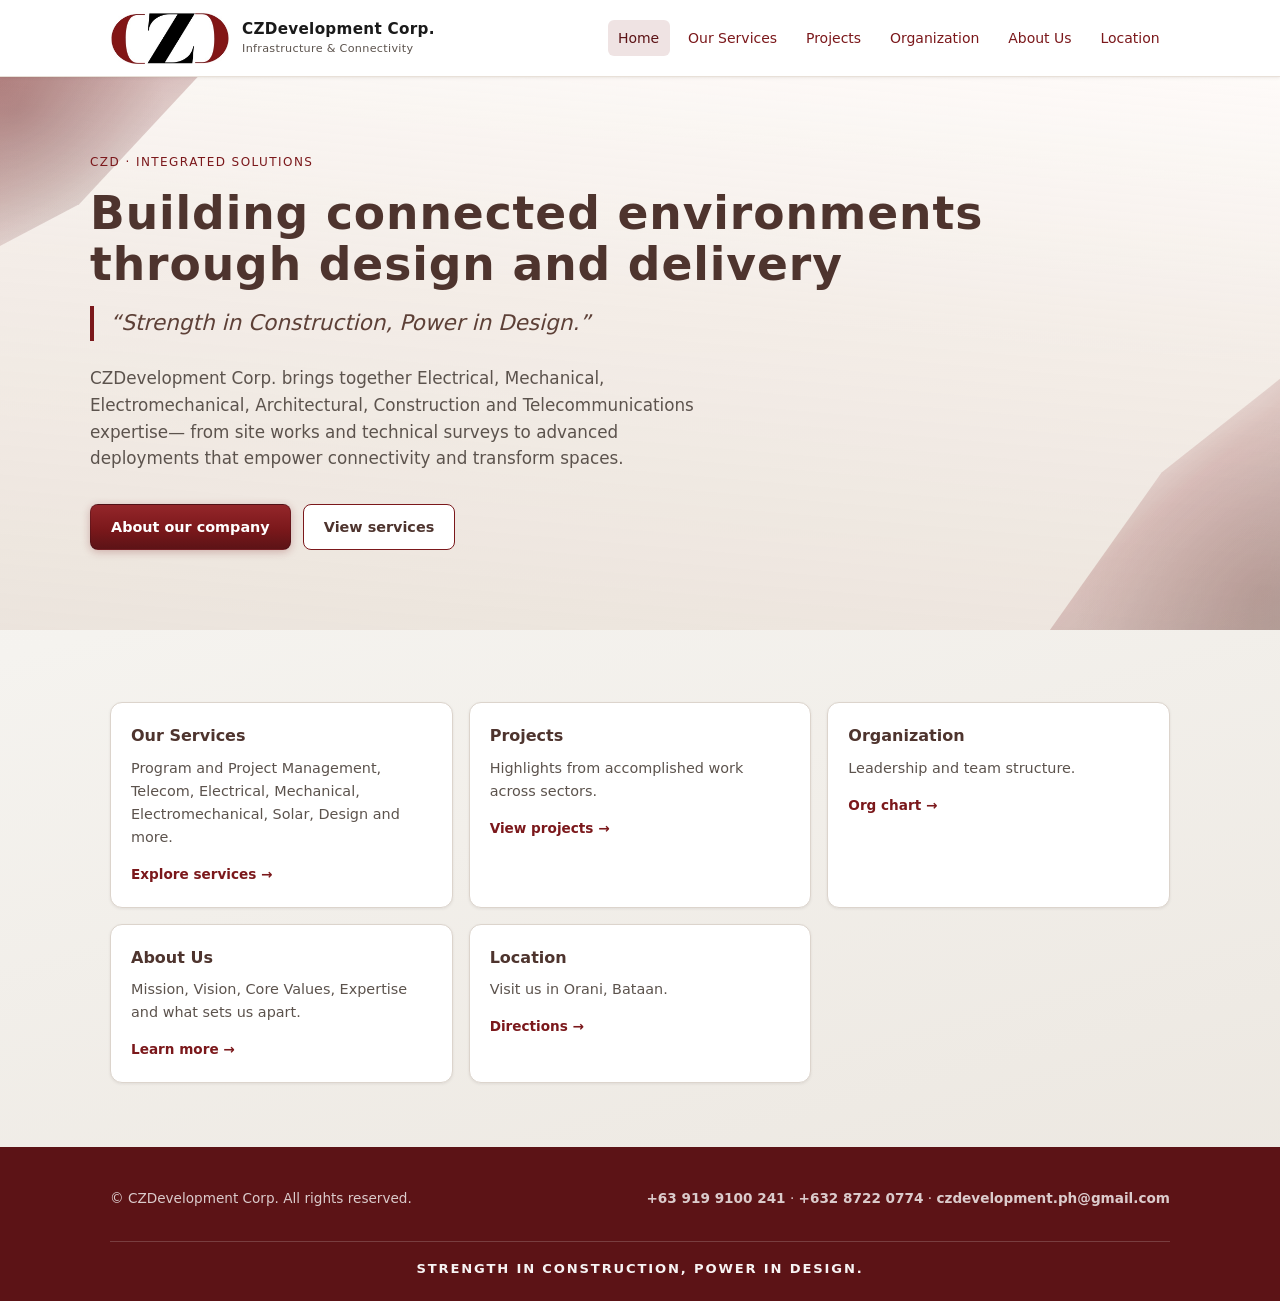
<file: index.html>
<!DOCTYPE html>
<html lang="en">
<head>
  <meta charset="UTF-8" />
  <title>CZDevelopment Corp.</title>
  <meta name="viewport" content="width=device-width, initial-scale=1" />
  <meta name="description" content="CZDevelopment Corp. — Strength in Construction, Power in Design. Electrical, Mechanical, Electromechanical, Architectural, Construction and Telecommunications." />
  <meta name="theme-color" content="#5c1316" />
  <meta name="application-name" content="CZDevelopment Corp." />
  <meta property="og:title" content="CZDevelopment Corp." />
  <meta name="twitter:title" content="CZDevelopment Corp." />
  <script>
    document.title = "CZDevelopment Corp.";
  </script>
  <link rel="stylesheet" href="css/styles.css?v=tab-title-2026" />
</head>
<body>
  <header class="site-header">
    <div class="header-inner">
      <a href="index.html" class="logo-link" aria-label="CZDevelopment Corp. home">
        <img class="logo-img" src="assets/czd-logo.png" width="200" height="60" alt="CZD" decoding="async" />
        <div class="site-title">CZDevelopment Corp.<span>Infrastructure &amp; Connectivity</span></div>
      </a>
      <button type="button" class="nav-toggle" aria-expanded="false" aria-controls="primary-nav" aria-label="Open menu">Menu</button>
      <nav class="main-nav" id="primary-nav" aria-label="Primary">
        <ul>
          <li><a href="index.html" class="active">Home</a></li>
          <li><a href="services.html">Our Services</a></li>
          <li><a href="projects.html">Projects</a></li>
          <li><a href="organization.html">Organization</a></li>
          <li><a href="about.html">About Us</a></li>
          <li><a href="location.html">Location</a></li>
        </ul>
      </nav>
    </div>
  </header>

  <main>
    <section class="hero">
      <div class="hero-geo hero-geo--tl" aria-hidden="true"></div>
      <div class="hero-geo hero-geo--br" aria-hidden="true"></div>
      <div class="hero-inner">
        <p class="hero-badge">CZD · Integrated solutions</p>
        <h1>Building connected environments through design and delivery</h1>
        <p class="hero-motto">“Strength in Construction, Power in Design.”</p>
        <p class="hero-lead">
          CZDevelopment Corp. brings together Electrical, Mechanical, Electromechanical, Architectural, Construction and Telecommunications expertise—
          from site works and technical surveys to advanced deployments that empower connectivity and transform spaces.
        </p>
        <div class="hero-actions">
          <a class="btn btn-primary" href="about.html">About our company</a>
          <a class="btn btn-ghost" href="services.html">View services</a>
        </div>
      </div>
    </section>

    <div class="page-wrap">
      <div class="home-cards">
        <article class="home-card">
          <h2>Our Services</h2>
          <p>Program and Project Management, Telecom, Electrical, Mechanical, Electromechanical, Solar, Design and more.</p>
          <a class="more" href="services.html">Explore services →</a>
        </article>
        <article class="home-card">
          <h2>Projects</h2>
          <p>Highlights from accomplished work across sectors.</p>
          <a class="more" href="projects.html">View projects →</a>
        </article>
        <article class="home-card">
          <h2>Organization</h2>
          <p>Leadership and team structure.</p>
          <a class="more" href="organization.html">Org chart →</a>
        </article>
        <article class="home-card">
          <h2>About Us</h2>
          <p>Mission, Vision, Core Values, Expertise and what sets us apart.</p>
          <a class="more" href="about.html">Learn more →</a>
        </article>
        <article class="home-card">
          <h2>Location</h2>
          <p>Visit us in Orani, Bataan.</p>
          <a class="more" href="location.html">Directions →</a>
        </article>
      </div>
    </div>
  </main>

  <footer class="site-footer">
    <div class="footer-inner">
      <p>© CZDevelopment Corp. All rights reserved.</p>
      <p class="footer-contact">
        <strong>+63 919 9100 241</strong>
        ·
        <strong>+632 8722 0774</strong>
        ·
        <strong>czdevelopment.ph@gmail.com</strong>
      </p>
      <p class="footer-motto">Strength in Construction, Power in Design.</p>
    </div>
  </footer>
  <script src="js/main.js?v=tab-title-lock-2026"></script>
</body>
</html>
</file>
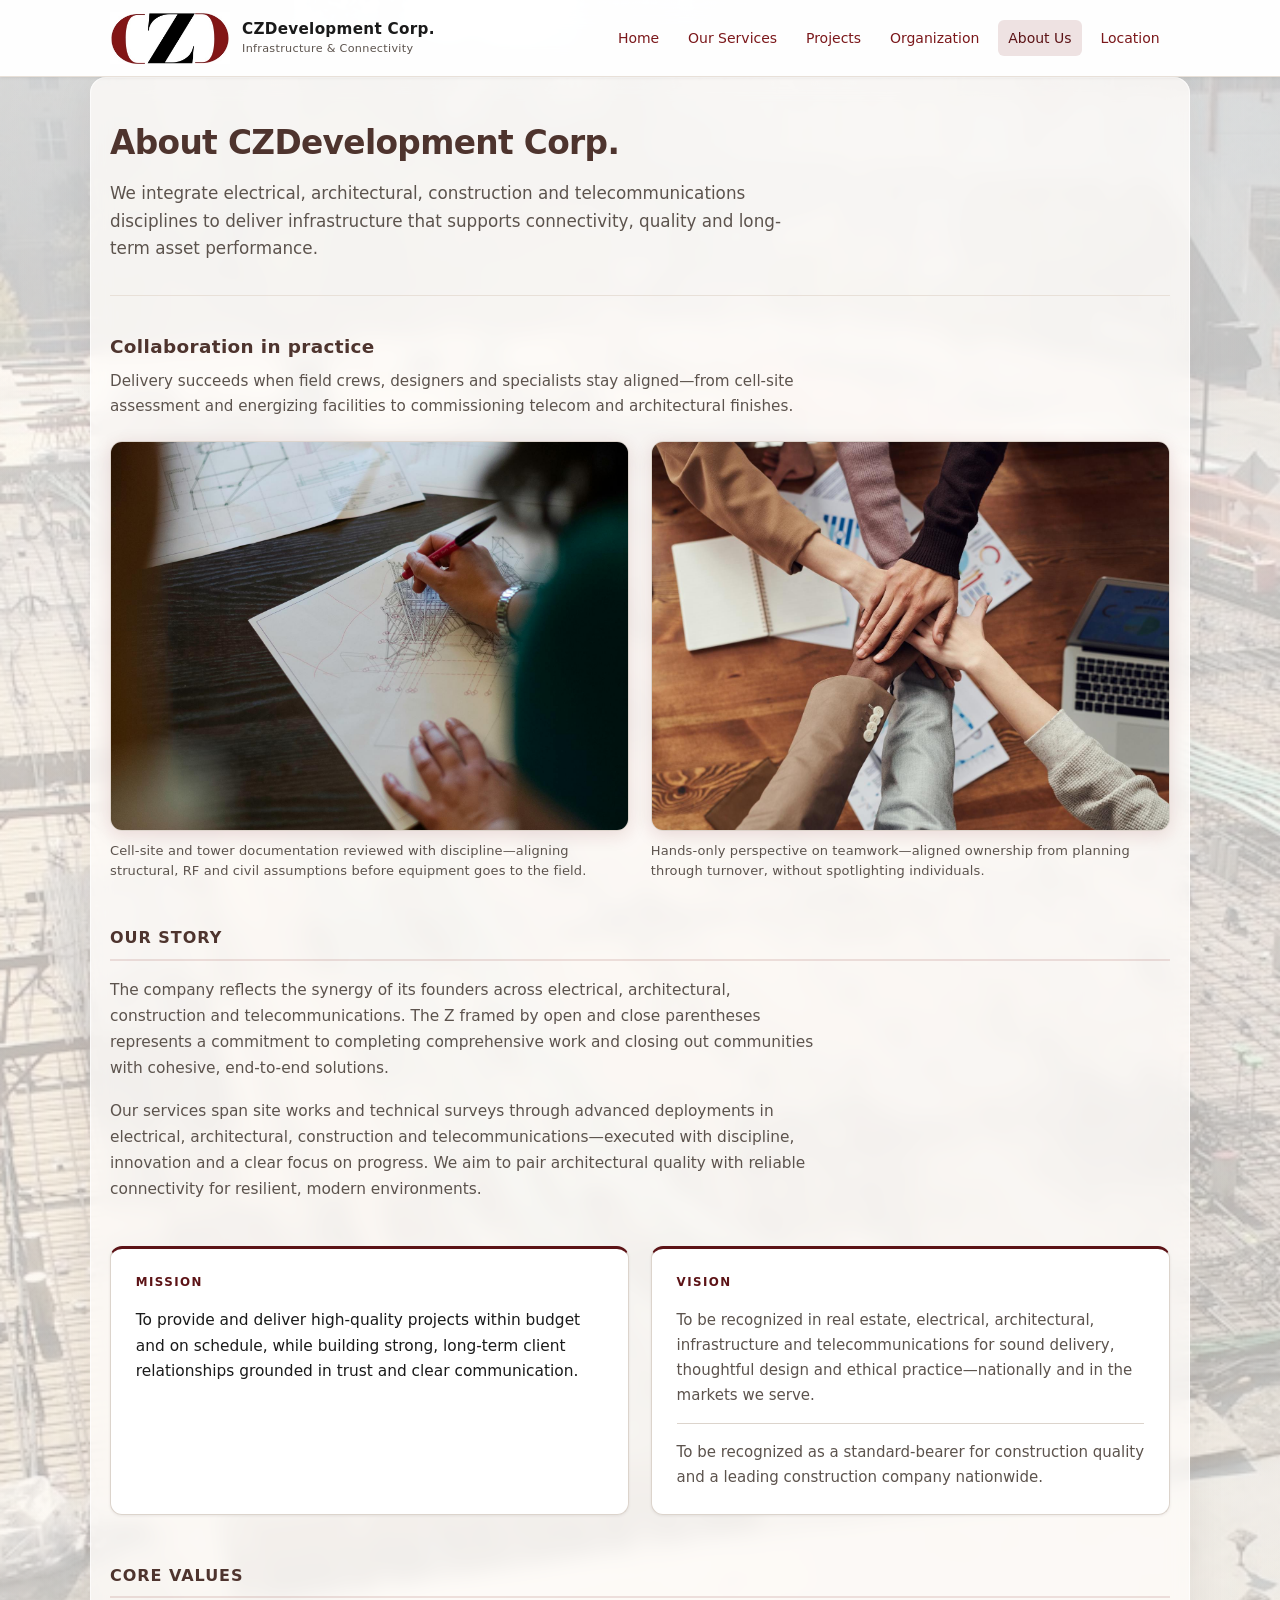
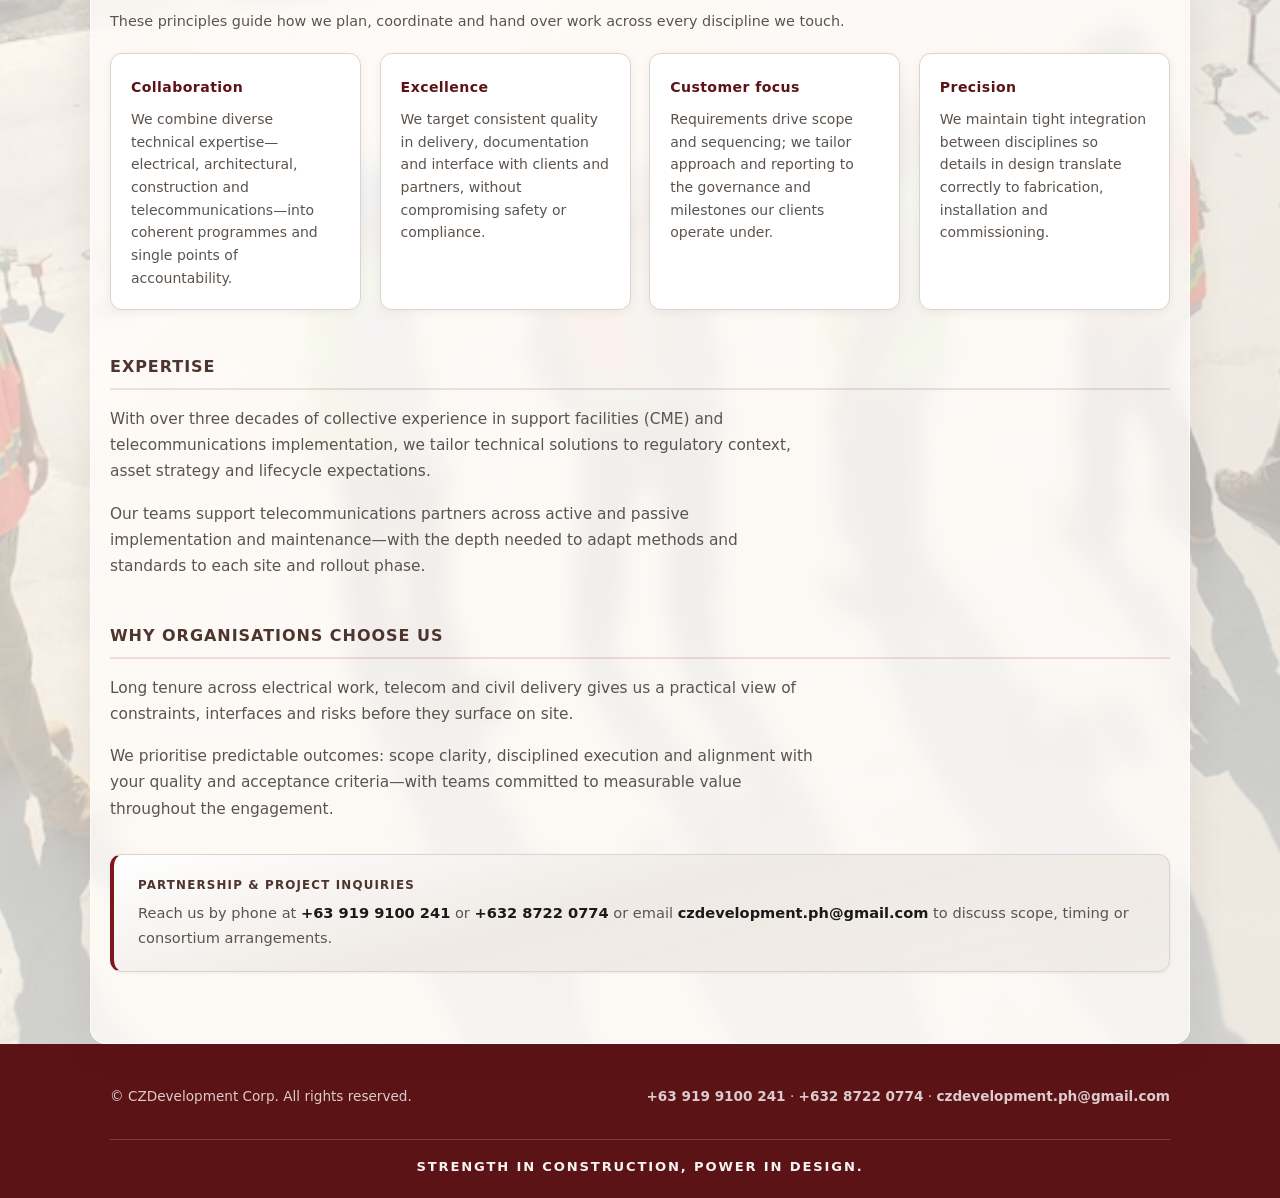
<file: about.html>
<!DOCTYPE html>
<html lang="en">
<head>
  <meta charset="UTF-8" />
  <meta name="viewport" content="width=device-width, initial-scale=1" />
  <meta name="theme-color" content="#5c1316" />
  <meta name="description" content="About CZDevelopment Corp. — mission, vision, values, expertise and value proposition." />
  <title>CZDevelopment Corp.</title>
  <meta name="application-name" content="CZDevelopment Corp." />
  <meta property="og:title" content="CZDevelopment Corp." />
  <meta name="twitter:title" content="CZDevelopment Corp." />
  <script>
    document.title = "CZDevelopment Corp.";
  </script>
  <link rel="stylesheet" href="css/styles.css?v=contact-bold" />
</head>
<body class="page-arch-bg about-page">
  <header class="site-header">
    <div class="header-inner">
      <a href="index.html" class="logo-link" aria-label="CZDevelopment Corp. home">
        <img class="logo-img" src="assets/czd-logo.png" width="200" height="60" alt="CZD" decoding="async" />
        <div class="site-title">CZDevelopment Corp.<span>Infrastructure &amp; Connectivity</span></div>
      </a>
      <button type="button" class="nav-toggle" aria-expanded="false" aria-controls="primary-nav" aria-label="Open menu">Menu</button>
      <nav class="main-nav" id="primary-nav" aria-label="Primary">
        <ul>
          <li><a href="index.html">Home</a></li>
          <li><a href="services.html">Our Services</a></li>
          <li><a href="projects.html">Projects</a></li>
          <li><a href="organization.html">Organization</a></li>
          <li><a href="about.html" class="active">About Us</a></li>
          <li><a href="location.html">Location</a></li>
        </ul>
      </nav>
    </div>
  </header>

  <main class="page-wrap">
    <header class="page-head about-page-head">
      <h1>About CZDevelopment Corp.</h1>
      <p class="lead about-page__lead">
        We integrate electrical, architectural, construction and telecommunications disciplines to deliver infrastructure that supports connectivity, quality and long-term asset performance.
      </p>
    </header>

    <section class="section-block about-team-section" aria-labelledby="team-gallery-heading">
      <div class="about-team-section__intro">
        <h2 id="team-gallery-heading">Collaboration in practice</h2>
        <p class="about-team-section__lead">
          Delivery succeeds when field crews, designers and specialists stay aligned—from cell-site assessment and energizing facilities to commissioning telecom and architectural finishes.
        </p>
      </div>
      <div class="about-team-gallery">
        <figure class="about-team-card">
          <div class="about-team-card__media">
            <img
              src="assets/about-team-cell-site.jpg"
              width="800"
              height="530"
              alt="Team members reviewing telecommunications tower and cell-site drawings together during technical coordination."
              loading="lazy"
              decoding="async"
            />
          </div>
          <figcaption class="about-team-card__caption">
            Cell-site and tower documentation reviewed with discipline—aligning structural, RF and civil assumptions before equipment goes to the field.
          </figcaption>
        </figure>
        <figure class="about-team-card">
          <div class="about-team-card__media">
            <img
              src="assets/about-team-hands.jpg"
              width="800"
              height="530"
              alt="Multiple colleagues’ hands stacked together over a meeting table in a gesture of shared commitment to the programme."
              loading="lazy"
              decoding="async"
            />
          </div>
          <figcaption class="about-team-card__caption">
            Hands-only perspective on teamwork—aligned ownership from planning through turnover, without spotlighting individuals.
          </figcaption>
        </figure>
      </div>
    </section>

    <section class="section-block about-prose">
      <h2 class="about-section-title">Our story</h2>
      <p>
        The company reflects the synergy of its founders across electrical, architectural, construction and telecommunications.
        The Z framed by open and close parentheses represents a commitment to completing comprehensive work and closing out communities with cohesive, end-to-end solutions.
      </p>
      <p>
        Our services span site works and technical surveys through advanced deployments in electrical, architectural, construction and telecommunications—executed with discipline, innovation and a clear focus on progress.
        We aim to pair architectural quality with reliable connectivity for resilient, modern environments.
      </p>
    </section>

    <section class="section-block about-mvv" aria-labelledby="mission-heading">
      <h2 id="mission-heading" class="visually-hidden">Mission and vision</h2>
      <div class="about-mvv__grid">
        <article id="mission" class="about-mvv-card">
          <h3 class="about-mvv-card__label">Mission</h3>
          <blockquote class="about-mvv-card__quote" cite="about.html#mission">
            <p>
              To provide and deliver high-quality projects within budget and on schedule, while building strong, long-term client relationships grounded in trust and clear communication.
            </p>
          </blockquote>
        </article>
        <article id="vision" class="about-mvv-card">
          <h3 class="about-mvv-card__label">Vision</h3>
          <p class="about-mvv-card__summary">
            To be recognized in real estate, electrical, architectural, infrastructure and telecommunications for sound delivery, thoughtful design and ethical practice—nationally and in the markets we serve.
          </p>
          <blockquote class="about-mvv-card__quote about-mvv-card__quote--secondary" cite="about.html#vision">
            <p>
              To be recognized as a standard-bearer for construction quality and a leading construction company nationwide.
            </p>
          </blockquote>
        </article>
      </div>
    </section>

    <section class="section-block">
      <h2 class="about-section-title">Core values</h2>
      <p class="about-values-intro">These principles guide how we plan, coordinate and hand over work across every discipline we touch.</p>
      <div class="values-grid about-values-grid">
        <div class="value-card about-value-card">
          <h3 class="about-value-card__name">Collaboration</h3>
          <p>We combine diverse technical expertise—electrical, architectural, construction and telecommunications—into coherent programmes and single points of accountability.</p>
        </div>
        <div class="value-card about-value-card">
          <h3 class="about-value-card__name">Excellence</h3>
          <p>We target consistent quality in delivery, documentation and interface with clients and partners, without compromising safety or compliance.</p>
        </div>
        <div class="value-card about-value-card">
          <h3 class="about-value-card__name">Customer focus</h3>
          <p>Requirements drive scope and sequencing; we tailor approach and reporting to the governance and milestones our clients operate under.</p>
        </div>
        <div class="value-card about-value-card">
          <h3 class="about-value-card__name">Precision</h3>
          <p>We maintain tight integration between disciplines so details in design translate correctly to fabrication, installation and commissioning.</p>
        </div>
      </div>
    </section>

    <section class="section-block about-prose">
      <h2 class="about-section-title">Expertise</h2>
      <p>
        With over three decades of collective experience in support facilities (CME) and telecommunications implementation, we tailor technical solutions to regulatory context, asset strategy and lifecycle expectations.
      </p>
      <p>
        Our teams support telecommunications partners across active and passive implementation and maintenance—with the depth needed to adapt methods and standards to each site and rollout phase.
      </p>
    </section>

    <section class="section-block about-prose about-prose--last">
      <h2 class="about-section-title">Why organisations choose us</h2>
      <p>
        Long tenure across electrical work, telecom and civil delivery gives us a practical view of constraints, interfaces and risks before they surface on site.
      </p>
      <p>
        We prioritise predictable outcomes: scope clarity, disciplined execution and alignment with your quality and acceptance criteria—with teams committed to measurable value throughout the engagement.
      </p>
    </section>

    <aside class="about-contact-panel" aria-label="Business inquiries">
      <p class="about-contact-panel__text">
        <strong class="about-contact-panel__strong">Partnership &amp; project inquiries</strong>
        <span class="about-contact-panel__detail">
          Reach us by phone at <strong class="about-contact-panel__detail-strong">+63 919 9100 241</strong> or <strong class="about-contact-panel__detail-strong">+632 8722 0774</strong> or email
          <strong class="about-contact-panel__detail-strong">czdevelopment.ph@gmail.com</strong>
          to discuss scope, timing or consortium arrangements.
        </span>
      </p>
    </aside>
  </main>

  <footer class="site-footer">
    <div class="footer-inner">
      <p>© CZDevelopment Corp. All rights reserved.</p>
      <p class="footer-contact">
        <strong>+63 919 9100 241</strong>
        ·
        <strong>+632 8722 0774</strong>
        ·
        <strong>czdevelopment.ph@gmail.com</strong>
      </p>
      <p class="footer-motto">Strength in Construction, Power in Design.</p>
    </div>
  </footer>
  <script src="js/main.js?v=tab-title-lock-2026"></script>
</body>
</html>
</file>
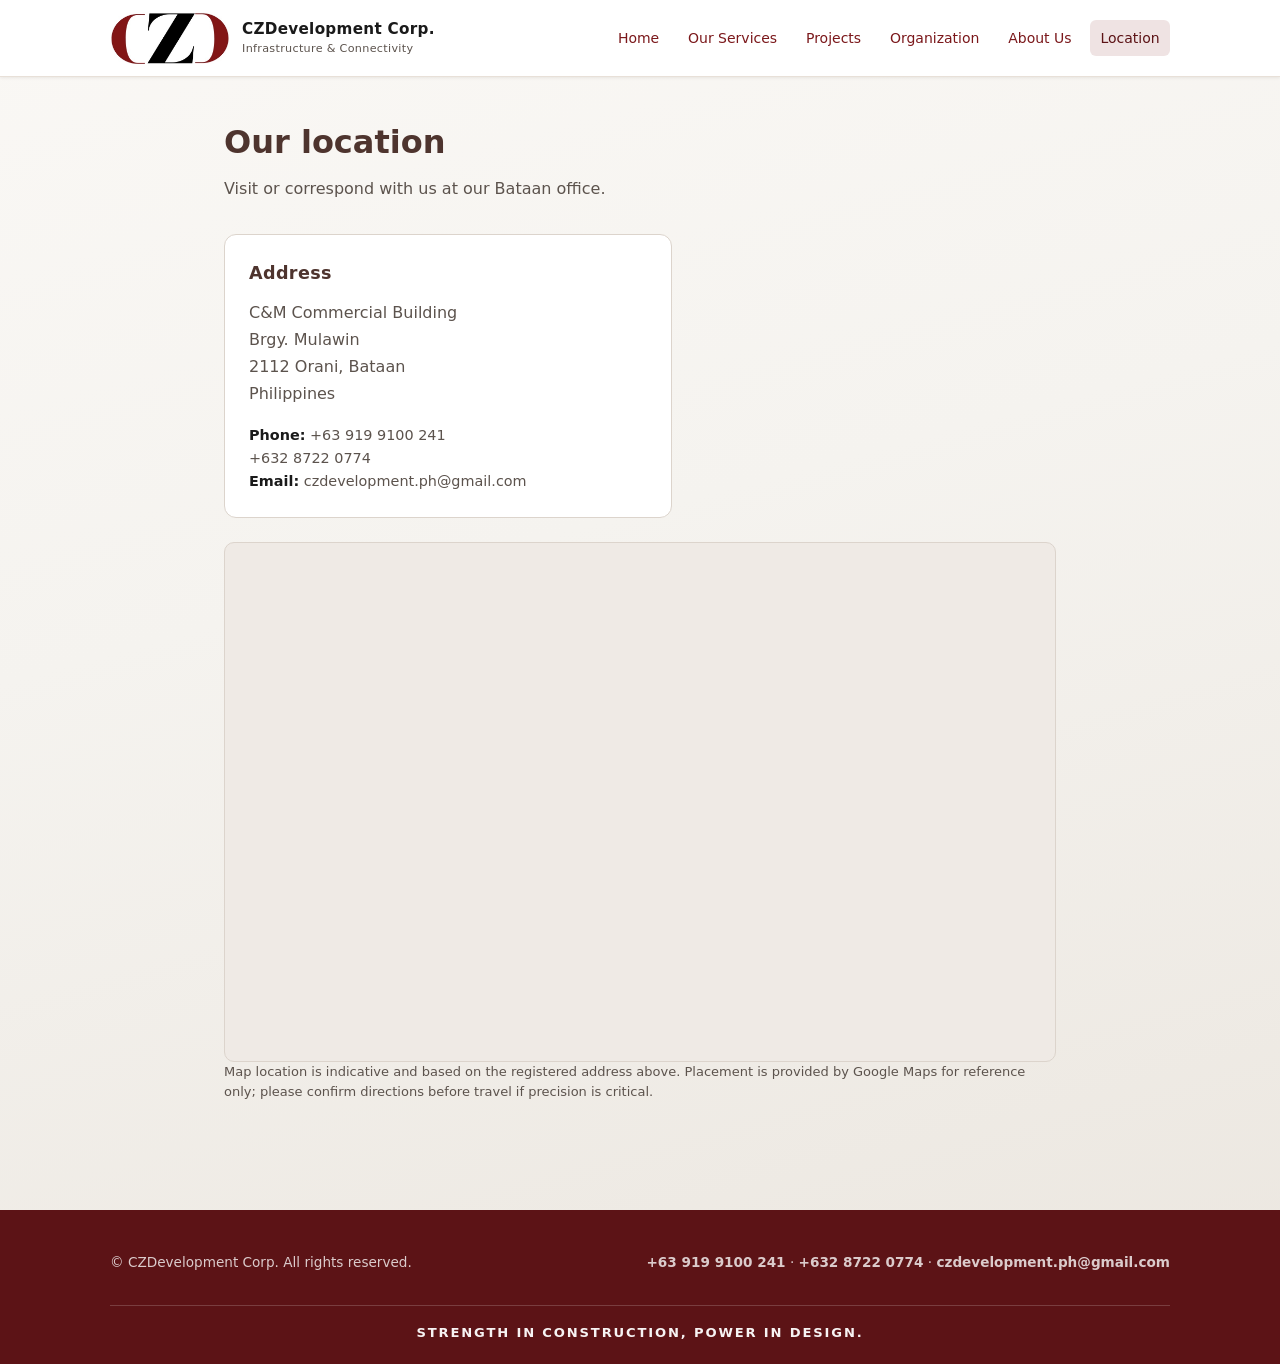
<file: location.html>
<!DOCTYPE html>
<html lang="en">
<head>
  <meta charset="UTF-8" />
  <meta name="viewport" content="width=device-width, initial-scale=1" />
  <meta name="theme-color" content="#5c1316" />
  <meta name="description" content="CZDevelopment Corp. office location — C&amp;M Commercial Building, Orani, Bataan." />
  <title>CZDevelopment Corp.</title>
  <meta name="application-name" content="CZDevelopment Corp." />
  <meta property="og:title" content="CZDevelopment Corp." />
  <meta name="twitter:title" content="CZDevelopment Corp." />
  <script>
    document.title = "CZDevelopment Corp.";
  </script>
  <link rel="stylesheet" href="css/styles.css?v=location-map-note" />
</head>
<body>
  <header class="site-header">
    <div class="header-inner">
      <a href="index.html" class="logo-link" aria-label="CZDevelopment Corp. home">
        <img class="logo-img" src="assets/czd-logo.png" width="200" height="60" alt="CZD" decoding="async" />
        <div class="site-title">CZDevelopment Corp.<span>Infrastructure &amp; Connectivity</span></div>
      </a>
      <button type="button" class="nav-toggle" aria-expanded="false" aria-controls="primary-nav" aria-label="Open menu">Menu</button>
      <nav class="main-nav" id="primary-nav" aria-label="Primary">
        <ul>
          <li><a href="index.html">Home</a></li>
          <li><a href="services.html">Our Services</a></li>
          <li><a href="projects.html">Projects</a></li>
          <li><a href="organization.html">Organization</a></li>
          <li><a href="about.html">About Us</a></li>
          <li><a href="location.html" class="active">Location</a></li>
        </ul>
      </nav>
    </div>
  </header>

  <main class="page-wrap">
    <header class="page-head">
      <h1>Our location</h1>
      <p class="lead">Visit or correspond with us at our Bataan office.</p>
    </header>

    <section class="section-block">
      <div class="location-card">
        <h2>Address</h2>
        <p style="margin: 0; color: var(--text-muted); line-height: 1.7;">
          C&amp;M Commercial Building<br />
          Brgy. Mulawin<br />
          2112 Orani, Bataan<br />
          Philippines
        </p>
        <p style="margin: 1rem 0 0; font-size: 0.9rem;">
          <strong style="color: var(--text);">Phone:</strong>
          +63 919 9100 241<br />
          +632 8722 0774<br />
          <strong style="color: var(--text);">Email:</strong>
          czdevelopment.ph@gmail.com
        </p>
      </div>

      <div class="map-embed" role="region" aria-label="Office location map">
        <iframe
          id="location-map"
          title="Map — C&amp;M Commercial Building, Mulawin, Orani, Bataan"
          loading="lazy"
          referrerpolicy="no-referrer-when-downgrade"
          src="https://maps.google.com/maps?q=C%26M%20Commercial%20Building%2C%20Brgy.%20Mulawin%2C%202112%20Orani%2C%20Bataan%2C%20Philippines&amp;hl=en&amp;z=18&amp;output=embed"
          allowfullscreen=""
          aria-describedby="map-location-note"
        ></iframe>
      </div>
      <p id="map-location-note" class="map-location-note">
        Map location is indicative and based on the registered address above. Placement is provided by Google Maps for reference only; please confirm directions before travel if precision is critical.
      </p>
    </section>
  </main>

  <footer class="site-footer">
    <div class="footer-inner">
      <p>© CZDevelopment Corp. All rights reserved.</p>
      <p class="footer-contact">
        <strong>+63 919 9100 241</strong>
        ·
        <strong>+632 8722 0774</strong>
        ·
        <strong>czdevelopment.ph@gmail.com</strong>
      </p>
      <p class="footer-motto">Strength in Construction, Power in Design.</p>
    </div>
  </footer>
  <script src="js/main.js?v=tab-title-lock-2026"></script>
</body>
</html>
</file>
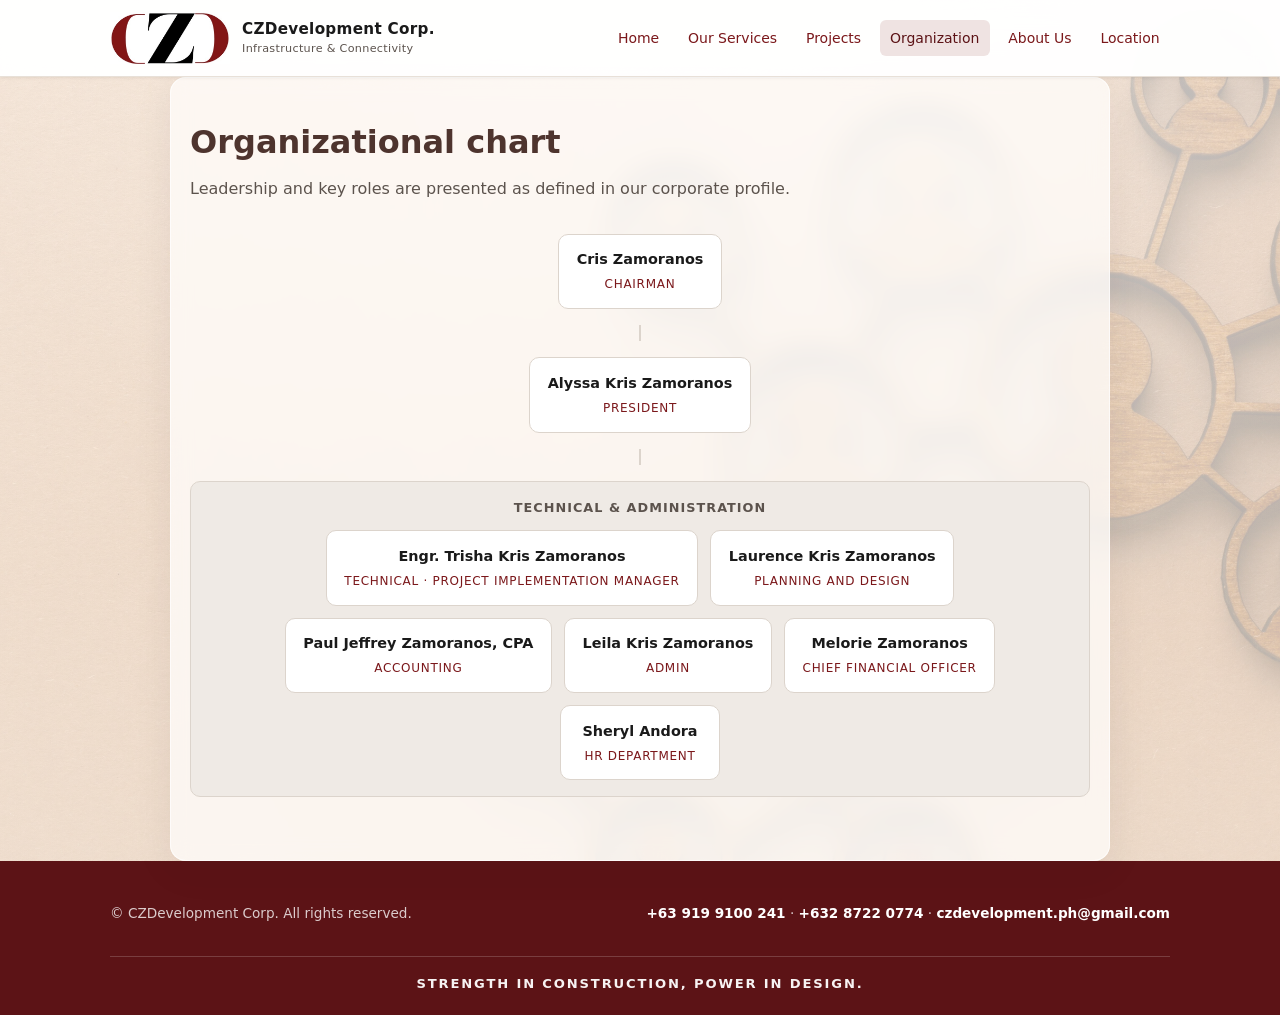
<file: organization.html>
<!DOCTYPE html>
<html lang="en">
<head>
  <meta charset="UTF-8" />
  <meta name="viewport" content="width=device-width, initial-scale=1" />
  <meta name="theme-color" content="#5c1316" />
  <meta name="description" content="Organizational chart — CZDevelopment Corp. leadership and teams." />
  <title>CZDevelopment Corp.</title>
  <meta name="application-name" content="CZDevelopment Corp." />
  <meta property="og:title" content="CZDevelopment Corp." />
  <meta name="twitter:title" content="CZDevelopment Corp." />
  <script>
    document.title = "CZDevelopment Corp.";
  </script>
  <link rel="stylesheet" href="css/styles.css?v=home-classic-inner-construction" />
</head>
<body class="page-arch-bg organization-page">
  <header class="site-header">
    <div class="header-inner">
      <a href="index.html" class="logo-link" aria-label="CZDevelopment Corp. home">
        <img class="logo-img" src="assets/czd-logo.png" width="200" height="60" alt="CZD" decoding="async" />
        <div class="site-title">CZDevelopment Corp.<span>Infrastructure &amp; Connectivity</span></div>
      </a>
      <button type="button" class="nav-toggle" aria-expanded="false" aria-controls="primary-nav" aria-label="Open menu">Menu</button>
      <nav class="main-nav" id="primary-nav" aria-label="Primary">
        <ul>
          <li><a href="index.html">Home</a></li>
          <li><a href="services.html">Our Services</a></li>
          <li><a href="projects.html">Projects</a></li>
          <li><a href="organization.html" class="active">Organization</a></li>
          <li><a href="about.html">About Us</a></li>
          <li><a href="location.html">Location</a></li>
        </ul>
      </nav>
    </div>
  </header>

  <main class="page-wrap">
    <header class="page-head">
      <h1>Organizational chart</h1>
      <p class="lead">
        Leadership and key roles are presented as defined in our corporate profile.
      </p>
    </header>

    <div class="org-chart">
      <div class="org-level">
        <div class="org-node">
          <div class="name">Cris Zamoranos</div>
          <div class="role">Chairman</div>
        </div>
      </div>
      <div class="org-connector" aria-hidden="true"></div>
      <div class="org-level">
        <div class="org-node">
          <div class="name">Alyssa Kris Zamoranos</div>
          <div class="role">President</div>
        </div>
      </div>
      <div class="org-connector" aria-hidden="true"></div>

      <div class="org-group">
        <h3>Technical &amp; administration</h3>
        <div class="org-level">
          <div class="org-node">
            <div class="name">Engr. Trisha Kris Zamoranos</div>
            <div class="role">Technical · Project implementation manager</div>
          </div>
          <div class="org-node">
            <div class="name">Laurence Kris Zamoranos</div>
            <div class="role">Planning and Design</div>
          </div>
          <div class="org-node">
            <div class="name">Paul Jeffrey Zamoranos, CPA</div>
            <div class="role">Accounting</div>
          </div>
          <div class="org-node">
            <div class="name">Leila Kris Zamoranos</div>
            <div class="role">Admin</div>
          </div>
          <div class="org-node">
            <div class="name">Melorie Zamoranos</div>
            <div class="role">Chief Financial Officer</div>
          </div>
          <div class="org-node">
            <div class="name">Sheryl Andora</div>
            <div class="role">HR department</div>
          </div>
        </div>
      </div>

    </div>
  </main>

  <footer class="site-footer">
    <div class="footer-inner">
      <p>© CZDevelopment Corp. All rights reserved.</p>
      <p class="footer-contact">
        <strong><a href="tel:+639199100241">+63 919 9100 241</a></strong>
        ·
        <strong><a href="tel:+63287220774">+632 8722 0774</a></strong>
        ·
        <strong><a href="mailto:czdevelopment.ph@gmail.com">czdevelopment.ph@gmail.com</a></strong>
      </p>
      <p class="footer-motto">Strength in Construction, Power in Design.</p>
    </div>
  </footer>
  <script src="js/main.js?v=tab-title-lock-2026"></script>
</body>
</html>
</file>
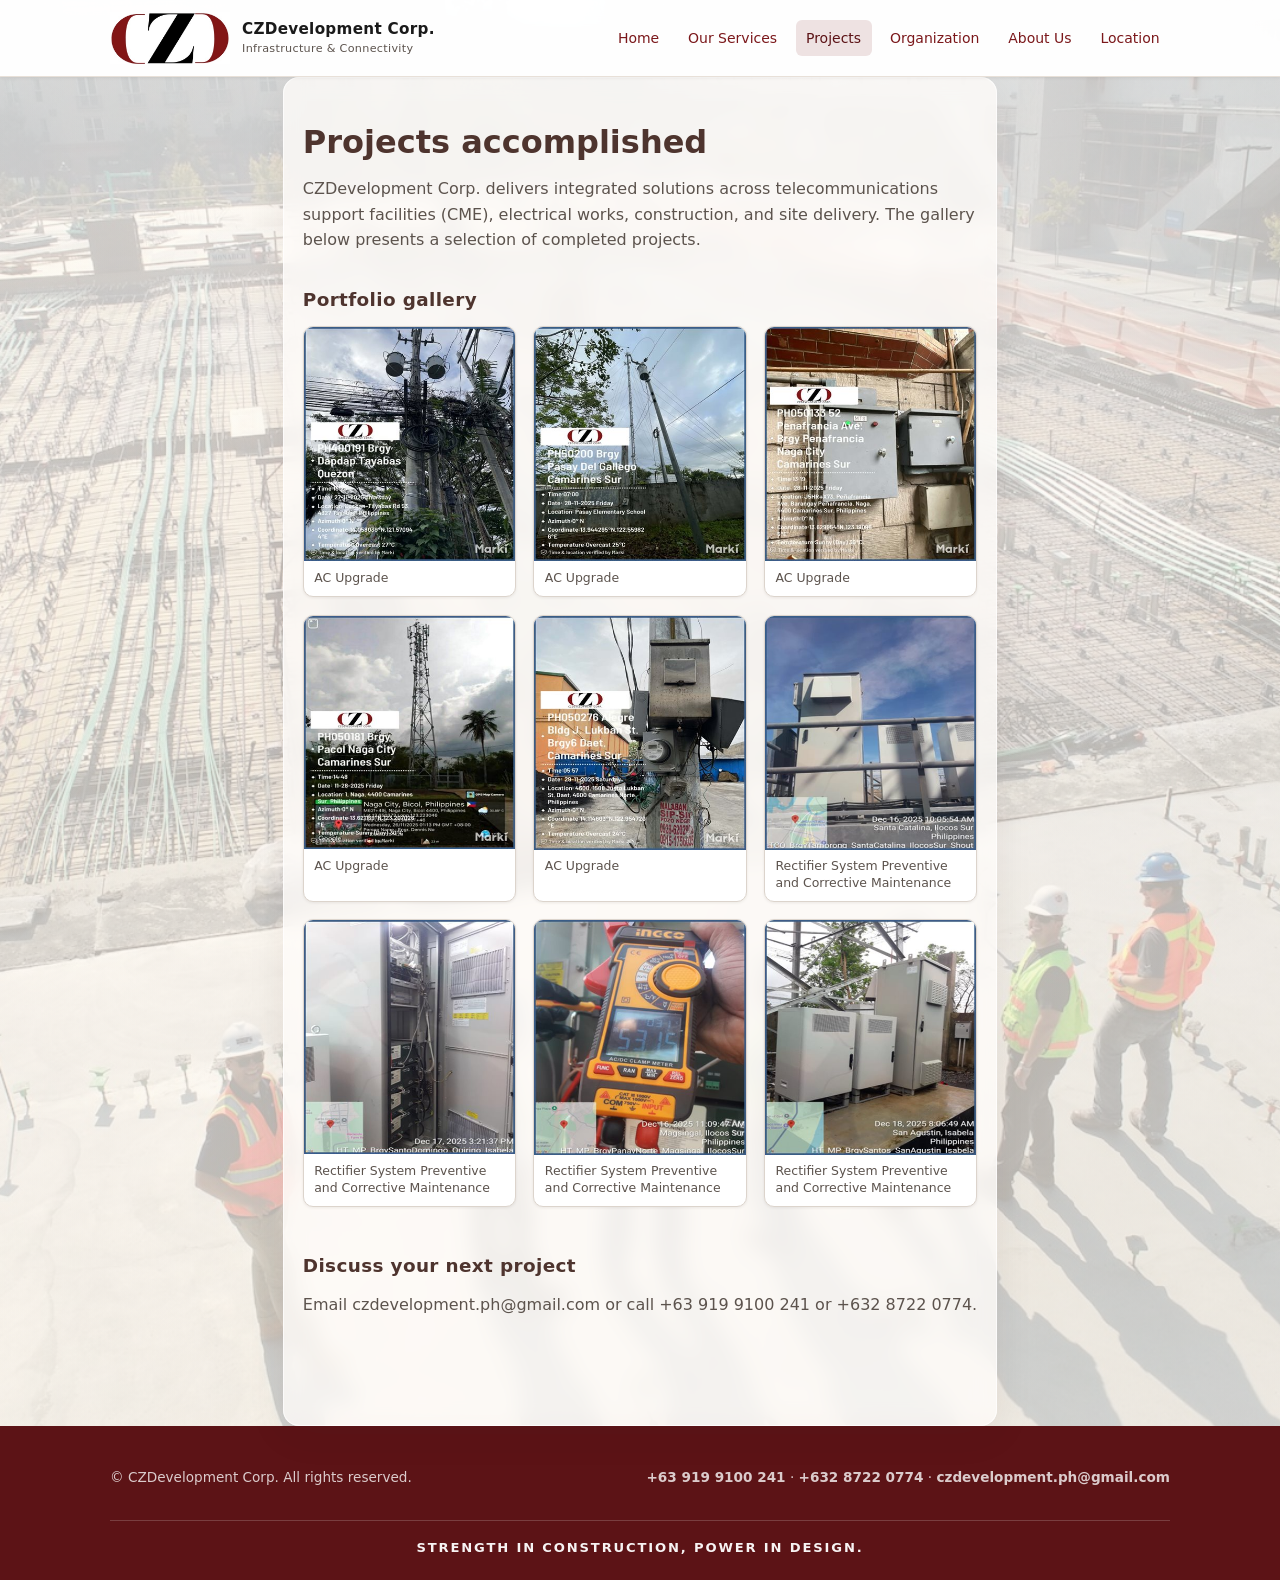
<file: projects.html>
<!DOCTYPE html>
<html lang="en">
<head>
  <meta charset="UTF-8" />
  <meta name="viewport" content="width=device-width, initial-scale=1" />
  <meta name="theme-color" content="#5c1316" />
  <meta name="description" content="Projects accomplished by CZDevelopment Corp. across telecom, construction and infrastructure." />
  <title>CZDevelopment Corp.</title>
  <meta name="application-name" content="CZDevelopment Corp." />
  <meta property="og:title" content="CZDevelopment Corp." />
  <meta name="twitter:title" content="CZDevelopment Corp." />
  <script>
    document.title = "CZDevelopment Corp.";
  </script>
  <link rel="stylesheet" href="css/styles.css?v=home-classic-inner-construction" />
</head>
<body class="page-arch-bg projects-page">
  <header class="site-header">
    <div class="header-inner">
      <a href="index.html" class="logo-link" aria-label="CZDevelopment Corp. home">
        <img class="logo-img" src="assets/czd-logo.png" width="200" height="60" alt="CZD" decoding="async" />
        <div class="site-title">CZDevelopment Corp.<span>Infrastructure &amp; Connectivity</span></div>
      </a>
      <button type="button" class="nav-toggle" aria-expanded="false" aria-controls="primary-nav" aria-label="Open menu">Menu</button>
      <nav class="main-nav" id="primary-nav" aria-label="Primary">
        <ul>
          <li><a href="index.html">Home</a></li>
          <li><a href="services.html">Our Services</a></li>
          <li><a href="projects.html" class="active">Projects</a></li>
          <li><a href="organization.html">Organization</a></li>
          <li><a href="about.html">About Us</a></li>
          <li><a href="location.html">Location</a></li>
        </ul>
      </nav>
    </div>
  </header>

  <main class="page-wrap">
    <header class="page-head">
      <h1>Projects accomplished</h1>
      <p class="lead">
        CZDevelopment Corp. delivers integrated solutions across telecommunications support facilities (CME), electrical works, construction, and site delivery.
        The gallery below presents a selection of completed projects.
      </p>
    </header>

    <section class="section-block">
      <h2>Portfolio gallery</h2>
      <div class="project-gallery" aria-label="Project portfolio photos">
        <figure class="project-item">
          <img src="assets/projects/project-02.jpg" width="404" height="448" loading="lazy" decoding="async" alt="AC Upgrade" />
          <figcaption>AC Upgrade</figcaption>
        </figure>
        <figure class="project-item">
          <img src="assets/projects/project-03.jpg" width="404" height="448" loading="lazy" decoding="async" alt="AC Upgrade" />
          <figcaption>AC Upgrade</figcaption>
        </figure>
        <figure class="project-item">
          <img src="assets/projects/project-04.jpg" width="404" height="448" loading="lazy" decoding="async" alt="AC Upgrade" />
          <figcaption>AC Upgrade</figcaption>
        </figure>
        <figure class="project-item">
          <img src="assets/projects/project-06.jpg" width="404" height="447" loading="lazy" decoding="async" alt="AC Upgrade" />
          <figcaption>AC Upgrade</figcaption>
        </figure>
        <figure class="project-item">
          <img src="assets/projects/project-07.jpg" width="404" height="448" loading="lazy" decoding="async" alt="AC Upgrade" />
          <figcaption>AC Upgrade</figcaption>
        </figure>
        <figure class="project-item">
          <img src="assets/projects/project-08.jpg" width="404" height="448" loading="lazy" decoding="async" alt="Rectifier System Preventive and Corrective Maintenance" />
          <figcaption>Rectifier System Preventive and Corrective Maintenance</figcaption>
        </figure>
        <figure class="project-item">
          <img src="assets/projects/project-09.jpg" width="404" height="447" loading="lazy" decoding="async" alt="Rectifier System Preventive and Corrective Maintenance" />
          <figcaption>Rectifier System Preventive and Corrective Maintenance</figcaption>
        </figure>
        <figure class="project-item">
          <img src="assets/projects/project-10.jpg" width="404" height="448" loading="lazy" decoding="async" alt="Rectifier System Preventive and Corrective Maintenance" />
          <figcaption>Rectifier System Preventive and Corrective Maintenance</figcaption>
        </figure>
        <figure class="project-item">
          <img src="assets/projects/project-11.jpg" width="404" height="448" loading="lazy" decoding="async" alt="Rectifier System Preventive and Corrective Maintenance" />
          <figcaption>Rectifier System Preventive and Corrective Maintenance</figcaption>
        </figure>
      </div>
    </section>

    <section class="section-block">
      <h2>Discuss your next project</h2>
      <p style="color: var(--text-muted);">
        Email czdevelopment.ph@gmail.com or call +63 919 9100 241 or +632 8722 0774.
      </p>
    </section>
  </main>

  <footer class="site-footer">
    <div class="footer-inner">
      <p>© CZDevelopment Corp. All rights reserved.</p>
      <p class="footer-contact">
        <strong>+63 919 9100 241</strong>
        ·
        <strong>+632 8722 0774</strong>
        ·
        <strong>czdevelopment.ph@gmail.com</strong>
      </p>
      <p class="footer-motto">Strength in Construction, Power in Design.</p>
    </div>
  </footer>
  <script src="js/main.js?v=tab-title-lock-2026"></script>
</body>
</html>
</file>
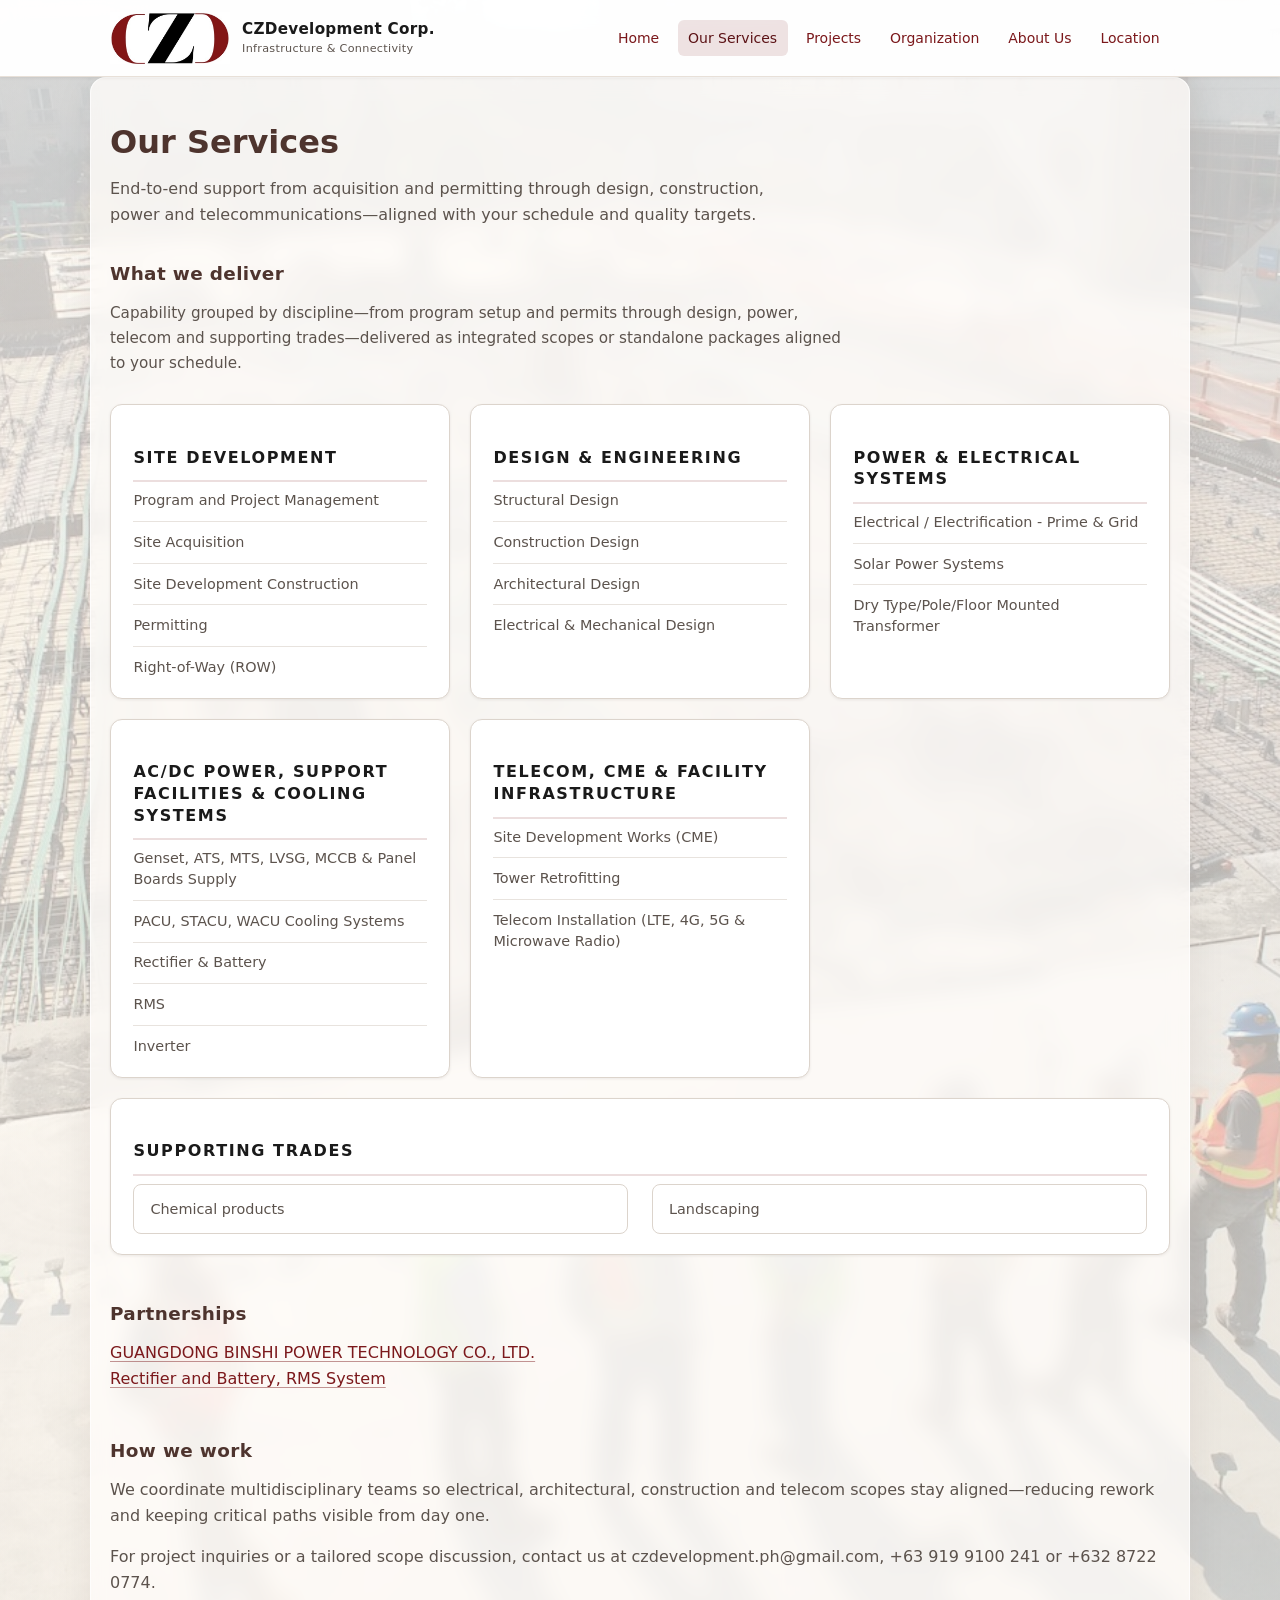
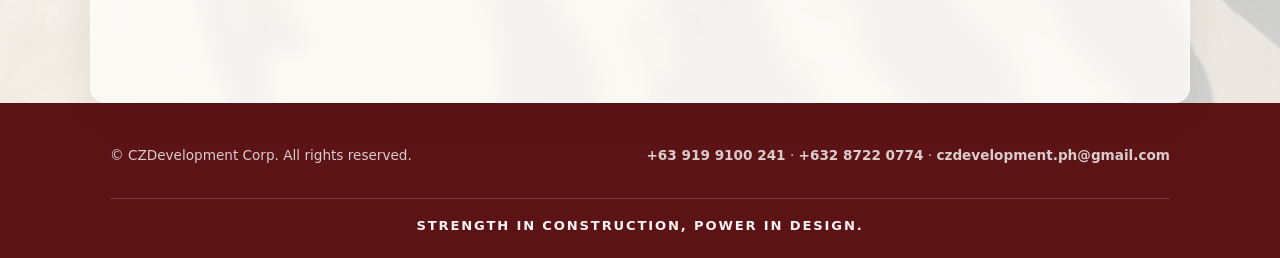
<file: services.html>
<!DOCTYPE html>
<html lang="en">
<head>
  <meta charset="UTF-8" />
  <meta name="viewport" content="width=device-width, initial-scale=1" />
  <meta name="theme-color" content="#5c1316" />
  <meta name="description" content="Services offered by CZDevelopment Corp. — Program and Project Management, telecom, electrical, solar and more." />
  <title>CZDevelopment Corp.</title>
  <meta name="application-name" content="CZDevelopment Corp." />
  <meta property="og:title" content="CZDevelopment Corp." />
  <meta name="twitter:title" content="CZDevelopment Corp." />
  <script>
    document.title = "CZDevelopment Corp.";
  </script>
  <link rel="stylesheet" href="css/styles.css?v=paired-trades-border-fix" />
</head>
<body class="page-arch-bg">
  <header class="site-header">
    <div class="header-inner">
      <a href="index.html" class="logo-link" aria-label="CZDevelopment Corp. home">
        <img class="logo-img" src="assets/czd-logo.png" width="200" height="60" alt="CZD" decoding="async" />
        <div class="site-title">CZDevelopment Corp.<span>Infrastructure &amp; Connectivity</span></div>
      </a>
      <button type="button" class="nav-toggle" aria-expanded="false" aria-controls="primary-nav" aria-label="Open menu">Menu</button>
      <nav class="main-nav" id="primary-nav" aria-label="Primary">
        <ul>
          <li><a href="index.html">Home</a></li>
          <li><a href="services.html" class="active">Our Services</a></li>
          <li><a href="projects.html">Projects</a></li>
          <li><a href="organization.html">Organization</a></li>
          <li><a href="about.html">About Us</a></li>
          <li><a href="location.html">Location</a></li>
        </ul>
      </nav>
    </div>
  </header>

  <main class="page-wrap">
    <header class="page-head">
      <h1>Our Services</h1>
      <p class="lead">
        End-to-end support from acquisition and permitting through design, construction, power and telecommunications—aligned with your schedule and quality targets.
      </p>
    </header>

    <section class="section-block deliver-section" aria-labelledby="deliver-heading">
      <header class="deliver-section__header">
        <h2 id="deliver-heading">What we deliver</h2>
        <p class="deliver-section__intro">
          Capability grouped by discipline—from program setup and permits through design, power, telecom and supporting trades—delivered as integrated scopes or standalone packages aligned to your schedule.
        </p>
      </header>

      <div class="deliver-pillars">
        <article class="deliver-pillar">
          <h3 class="deliver-pillar__title">Site Development</h3>
          <ul class="deliver-pillar__list">
            <li>Program and Project Management</li>
            <li>Site Acquisition</li>
            <li>Site Development Construction</li>
            <li>Permitting</li>
            <li>Right-of-Way (ROW)</li>
          </ul>
        </article>

        <article class="deliver-pillar">
          <h3 class="deliver-pillar__title">Design &amp; engineering</h3>
          <ul class="deliver-pillar__list">
            <li>Structural Design</li>
            <li>Construction Design</li>
            <li>Architectural Design</li>
            <li>Electrical &amp; Mechanical Design</li>
          </ul>
        </article>

        <article class="deliver-pillar">
          <h3 class="deliver-pillar__title">Power &amp; electrical systems</h3>
          <ul class="deliver-pillar__list">
            <li>Electrical / Electrification - Prime &amp; Grid</li>
            <li>Solar Power Systems</li>
            <li>Dry Type/Pole/Floor Mounted Transformer</li>
          </ul>
        </article>

        <article class="deliver-pillar">
          <h3 class="deliver-pillar__title">AC/DC POWER, Support Facilities &amp; Cooling Systems</h3>
          <ul class="deliver-pillar__list">
            <li>Genset, ATS, MTS, LVSG, MCCB &amp; Panel Boards Supply</li>
            <li>PACU, STACU, WACU Cooling Systems</li>
            <li>Rectifier &amp; Battery</li>
            <li>RMS</li>
            <li>Inverter</li>
          </ul>
        </article>

        <article class="deliver-pillar">
          <h3 class="deliver-pillar__title">Telecom, CME &amp; facility infrastructure</h3>
          <ul class="deliver-pillar__list">
            <li>Site Development Works (CME)</li>
            <li>Tower Retrofitting</li>
            <li>Telecom Installation (LTE, 4G, 5G &amp; Microwave Radio)</li>
          </ul>
        </article>

        <article class="deliver-pillar deliver-pillar--wide">
          <h3 class="deliver-pillar__title">Supporting trades</h3>
          <ul class="deliver-pillar__list deliver-pillar__list--paired">
            <li>Chemical products</li>
            <li>Landscaping</li>
          </ul>
        </article>
      </div>
    </section>

    <section class="section-block partnerships-section" aria-labelledby="partnerships-heading">
      <h2 id="partnerships-heading">Partnerships</h2>
      <ul class="partnership-list">
        <li>
          <button
            type="button"
            class="partnership-link"
            id="open-binshi-partnership-modal"
            aria-haspopup="dialog"
            aria-controls="binshi-partnership-dialog"
          >
            GUANGDONG BINSHI POWER TECHNOLOGY CO., LTD.
          </button>
        </li>
        <li>
          <a
            class="partnership-link"
            href="mailto:czdevelopment.ph@gmail.com?subject=Partnership%20inquiry%3A%20Rectifier%20and%20Battery%2C%20RMS%20System"
            >Rectifier and Battery, RMS System</a>
        </li>
      </ul>
    </section>

    <dialog id="binshi-partnership-dialog" class="partnership-dialog" aria-labelledby="binshi-dialog-title">
      <div class="partnership-dialog__inner">
        <button type="button" class="partnership-dialog__close" aria-label="Close dialog">&times;</button>
        <h3 id="binshi-dialog-title" class="partnership-dialog__title">
          GUANGDONG BINSHI POWER TECHNOLOGY CO., LTD.
        </h3>
        <p class="partnership-dialog__label">PDF documents</p>
        <ul class="partnership-dialog__docs">
          <li>
            <a
              href="assets/partnerships/binshi-certificate-distributorship.pdf"
              target="_blank"
              rel="noopener noreferrer"
            >Certificate of Distributorship — BS to CZDevelopment Corp.</a>
          </li>
          <li>
            <a
              href="assets/partnerships/binshi-small-generator-set-2025.pdf"
              target="_blank"
              rel="noopener noreferrer"
            >Binshi Diesel and Gas Generators</a>
          </li>
          <li>
            <a
              href="assets/partnerships/binshi-power-catalog.pdf"
              target="_blank"
              rel="noopener noreferrer"
            >Binshi Power Catalog</a>
          </li>
        </ul>
      </div>
    </dialog>

    <section class="section-block">
      <h2>How we work</h2>
      <p>
        We coordinate multidisciplinary teams so electrical, architectural, construction and telecom scopes stay aligned—reducing rework and keeping critical paths visible from day one.
      </p>
      <p>
        For project inquiries or a tailored scope discussion, contact us at
        czdevelopment.ph@gmail.com,
        +63 919 9100 241 or +632 8722 0774.
      </p>
    </section>
  </main>

  <footer class="site-footer">
    <div class="footer-inner">
      <p>© CZDevelopment Corp. All rights reserved.</p>
      <p class="footer-contact">
        <strong>+63 919 9100 241</strong>
        ·
        <strong>+632 8722 0774</strong>
        ·
        <strong>czdevelopment.ph@gmail.com</strong>
      </p>
      <p class="footer-motto">Strength in Construction, Power in Design.</p>
    </div>
  </footer>
  <script src="js/main.js?v=tab-title-lock-2026"></script>
</body>
</html>
</file>
<file: css/styles.css>
﻿/* CZDevelopment Corp. — cover palette: burgundy, chocolate brown, off-white, architectural watermark */
:root {
  --burgundy: #7b181b;
  --burgundy-deep: #5c1316;
  --burgundy-mid: #94262a;
  --heading-brown: #4e342e;
  --brown-shade: #5d4037;
  --brand: var(--burgundy);
  --brand-deep: var(--burgundy-deep);
  --bg: #f5f3ef;
  --bg-elevated: #ffffff;
  --surface: #efeae5;
  --text: #1a1a1a;
  --text-muted: #5c534d;
  --accent: var(--burgundy);
  --accent-soft: rgba(123, 24, 27, 0.12);
  --accent-border: rgba(123, 24, 27, 0.38);
  --border: #dcd4cc;
  --link: #7b181b;
  --header-bg: rgba(255, 255, 255, 0.97);
  --header-border: #e8e0d8;
  --footer-bg: #5c1316;
  --footer-text: #ffffff;
  --footer-muted: rgba(255, 255, 255, 0.78);
  --shadow-sm: 0 1px 3px rgba(44, 28, 22, 0.08);
  --shadow-warm: 0 4px 18px rgba(123, 24, 27, 0.14);
  --font: "Segoe UI", system-ui, -apple-system, sans-serif;
  --narrow: 720px;
  --wide: 1100px;
  /* Home hero only: original light architectural photo (not used on inner tabs) */
  --hero-photo: url("https://images.unsplash.com/photo-1486325212027-8081e485255e?auto=format&fit=crop&w=1920&q=75");
  /* Inner pages (not Home): construction-yard imagery â€” same local asset layered twice with offsets */
  --inner-bg-layer-a: url("../assets/inner-bg-construction.jpg");
  --inner-bg-layer-b: url("../assets/inner-bg-construction.jpg");
}

*,
*::before,
*::after {
  box-sizing: border-box;
}

.visually-hidden {
  position: absolute;
  width: 1px;
  height: 1px;
  padding: 0;
  margin: -1px;
  overflow: hidden;
  clip: rect(0, 0, 0, 0);
  white-space: nowrap;
  border: 0;
}

html {
  scroll-behavior: smooth;
}

body {
  margin: 0;
  font-family: var(--font);
  background: linear-gradient(165deg, #faf8f5 0%, var(--bg) 40%, #ebe6df 100%);
  /* Prefer scroll when viewing via file:/// so backgrounds paint reliably */
  background-attachment: scroll;
  color: var(--text);
  line-height: 1.6;
  min-height: 100vh;
  display: flex;
  flex-direction: column;
}

/* Inner nav pages (not Home): construction-site backdrop â€” frosted content column */
body.page-arch-bg {
  background-color: #f4efe8;
  background-image: linear-gradient(
      165deg,
      rgba(255, 254, 252, 0.52) 0%,
      rgba(253, 249, 243, 0.45) 42%,
      rgba(250, 244, 236, 0.55) 100%
    ),
    radial-gradient(ellipse 115% 88% at 68% 12%, rgba(255, 255, 255, 0.42) 0%, transparent 60%),
    linear-gradient(180deg, rgba(252, 247, 240, 0.35) 0%, rgba(249, 242, 232, 0.52) 100%),
    linear-gradient(118deg, rgba(252, 246, 238, 0.28) 0%, transparent 52%),
    var(--inner-bg-layer-a),
    var(--inner-bg-layer-b),
    repeating-linear-gradient(
      90deg,
      rgba(220, 212, 204, 0.06) 0,
      rgba(220, 212, 204, 0.06) 1px,
      transparent 1px,
      transparent 52px
    );
  background-size: auto, auto, auto, auto, cover, 135% auto, auto;
  background-position: center, center, center, center, center 38%, 72% 52%, center;
  background-repeat: no-repeat, no-repeat, no-repeat, no-repeat, no-repeat, no-repeat, repeat;
  background-attachment: scroll;
}

/* Projects page: match Our Services (inherit default inner background). */
body.projects-page {
  --inner-bg-layer-a: url("../assets/inner-bg-construction.jpg");
  --inner-bg-layer-b: url("../assets/inner-bg-construction.jpg");
}

/* Projects background: match Home hero styling (same overlay treatment). */
body.projects-hero-bg {
  background-color: #f4efe8;
  background-image:
    linear-gradient(
      185deg,
      rgba(255, 252, 250, 0.94) 0%,
      rgba(245, 238, 232, 0.82) 42%,
      rgba(236, 228, 220, 0.92) 100%
    ),
    linear-gradient(rgba(107, 48, 58, 0.07), rgba(78, 52, 46, 0.06)),
    var(--inner-bg-layer-a);
  background-size: cover;
  background-position: center 35%;
  background-repeat: no-repeat;
  background-attachment: scroll;
}

/* Organization page: swap only the imagery, keep inner-tab styling subtle/light. */
body.organization-page {
  --inner-bg-layer-a: url("../assets/org-bg-network.jpg");
  --inner-bg-layer-b: url("../assets/org-bg-network.jpg");
}

body.page-arch-bg main.page-wrap {
  background: rgba(255, 253, 250, 0.78);
  backdrop-filter: blur(10px);
  -webkit-backdrop-filter: blur(10px);
  border-radius: 16px;
  box-shadow: 0 8px 40px rgba(44, 28, 22, 0.07), inset 0 0 0 1px rgba(255, 255, 255, 0.65);
}

main {
  flex: 1;
}

a {
  color: var(--link);
  text-decoration: none;
}

a:hover {
  text-decoration: underline;
}

img {
  max-width: 100%;
  height: auto;
  display: block;
}

/* Header */
.site-header {
  position: sticky;
  top: 0;
  z-index: 100;
  background: var(--header-bg);
  backdrop-filter: blur(12px);
  border-bottom: 1px solid var(--header-border);
  box-shadow: var(--shadow-sm);
}

.header-inner {
  max-width: var(--wide);
  margin: 0 auto;
  padding: 0.75rem 1.25rem;
  display: flex;
  align-items: center;
  justify-content: space-between;
  gap: 1rem;
  flex-wrap: wrap;
}

.logo-link {
  display: flex;
  align-items: center;
  gap: 0.75rem;
  text-decoration: none;
  color: var(--text);
}

.logo-link:hover {
  text-decoration: none;
}

.logo-img {
  flex-shrink: 0;
  display: block;
  height: 52px;
  width: auto;
  max-width: min(200px, 48vw);
}

.site-title {
  font-size: 0.95rem;
  font-weight: 600;
  letter-spacing: 0.02em;
  max-width: 14rem;
  line-height: 1.25;
}

.site-title span {
  display: block;
  font-size: 0.7rem;
  font-weight: 400;
  color: var(--text-muted);
  margin-top: 0.15rem;
}

.nav-toggle {
  display: none;
  background: var(--surface);
  border: 1px solid var(--border);
  color: var(--brand);
  padding: 0.5rem 0.75rem;
  border-radius: 6px;
  cursor: pointer;
  font-size: 0.85rem;
}

.main-nav ul {
  list-style: none;
  margin: 0;
  padding: 0;
  display: flex;
  flex-wrap: wrap;
  gap: 0.25rem 0.5rem;
  align-items: center;
}

.main-nav a {
  display: block;
  padding: 0.45rem 0.65rem;
  border-radius: 6px;
  color: var(--brand);
  text-decoration: none;
  font-size: 0.875rem;
  transition: background 0.15s, color 0.15s;
}

.main-nav a:hover,
.main-nav a.active {
  color: var(--burgundy-deep);
  background: var(--accent-soft);
}

@media (max-width: 900px) {
  .nav-toggle {
    display: block;
  }

  .main-nav {
    width: 100%;
    display: none;
    order: 3;
  }

  .main-nav.open {
    display: block;
  }

  .main-nav ul {
    flex-direction: column;
    align-items: stretch;
    padding: 0.5rem 0;
  }
}

/* Hero & sections â€” cover-style watermark + geometric accents */
.hero {
  position: relative;
  padding: 4rem 1.25rem 5rem;
  overflow: hidden;
}

.hero::before {
  content: "";
  position: absolute;
  inset: 0;
  z-index: 0;
  background-image:
    linear-gradient(
      185deg,
      rgba(255, 252, 250, 0.94) 0%,
      rgba(245, 238, 232, 0.82) 42%,
      rgba(236, 228, 220, 0.92) 100%
    ),
    linear-gradient(rgba(107, 48, 58, 0.07), rgba(78, 52, 46, 0.06)),
    var(--hero-photo);
  background-size: cover;
  background-position: center 35%;
  pointer-events: none;
}

.hero-inner {
  position: relative;
  z-index: 2;
  max-width: var(--wide);
  margin: 0 auto;
}

/* Isometric-style corner accents (cover cubes / triangles) */
.hero-geo {
  position: absolute;
  pointer-events: none;
  z-index: 1;
}

.hero-geo--tl {
  top: -12px;
  left: -12px;
  width: min(52vw, 240px);
  height: min(52vw, 240px);
  opacity: 0.88;
  background:
    linear-gradient(148deg, rgba(123, 24, 27, 0.55) 0%, rgba(92, 19, 22, 0.12) 52%, transparent 72%),
    radial-gradient(ellipse 95% 90% at 12% 18%, rgba(78, 52, 46, 0.28) 0%, transparent 65%);
  clip-path: polygon(0 0, 92% 0, 38% 58%, 0 78%);
}

.hero-geo--br {
  bottom: -16px;
  right: -16px;
  width: min(58vw, 280px);
  height: min(58vw, 280px);
  opacity: 0.82;
  background:
    linear-gradient(-42deg, rgba(78, 52, 46, 0.42) 0%, rgba(123, 24, 27, 0.22) 48%, transparent 68%),
    radial-gradient(ellipse 100% 100% at 88% 82%, rgba(123, 24, 27, 0.2) 0%, transparent 68%);
  clip-path: polygon(100% 0, 100% 100%, 8% 100%, 52% 38%);
}

.hero-badge {
  display: inline-block;
  font-size: 0.75rem;
  letter-spacing: 0.12em;
  text-transform: uppercase;
  color: var(--burgundy);
  margin-bottom: 1rem;
}

.hero h1 {
  font-size: clamp(1.75rem, 4vw, 2.85rem);
  font-weight: 800;
  margin: 0 0 1rem;
  letter-spacing: 0.02em;
  line-height: 1.12;
  color: var(--heading-brown);
}

.hero-motto {
  font-size: clamp(1.1rem, 2.5vw, 1.35rem);
  color: var(--brown-shade);
  font-style: italic;
  margin: 0 0 1.5rem;
  border-left: 4px solid var(--burgundy);
  padding-left: 1rem;
}

.hero-lead {
  font-size: 1.05rem;
  color: var(--text-muted);
  max-width: 38rem;
  margin: 0 0 2rem;
}

.hero-actions {
  display: flex;
  flex-wrap: wrap;
  gap: 0.75rem;
}

.btn {
  display: inline-flex;
  align-items: center;
  justify-content: center;
  padding: 0.65rem 1.25rem;
  border-radius: 8px;
  font-size: 0.9rem;
  font-weight: 600;
  text-decoration: none;
  border: 1px solid transparent;
  cursor: pointer;
  transition: transform 0.1s, background 0.15s;
}

.btn:hover {
  text-decoration: none;
  transform: translateY(-1px);
}

.btn-primary {
  background: linear-gradient(180deg, var(--burgundy-mid) 0%, var(--burgundy) 55%, var(--burgundy-deep) 100%);
  color: #ffffff;
  border-color: rgba(55, 15, 25, 0.35);
  box-shadow: 0 2px 8px rgba(123, 24, 27, 0.28);
}

.btn-primary:hover {
  filter: brightness(1.06);
}

.btn-ghost {
  background: var(--bg-elevated);
  border-color: var(--burgundy);
  color: var(--heading-brown);
}

.btn-ghost:hover {
  background: var(--surface);
  border-color: var(--heading-brown);
  color: var(--brown-shade);
}

/* Content layout */
.page-wrap {
  max-width: var(--wide);
  margin: 0 auto;
  padding: 2.5rem 1.25rem 4rem;
}

.page-head {
  margin-bottom: 2rem;
}

.page-head h1 {
  font-size: clamp(1.5rem, 3vw, 2rem);
  margin: 0 0 0.5rem;
  color: var(--heading-brown);
  font-weight: 800;
}

.page-head p.lead {
  color: var(--text-muted);
  margin: 0;
  max-width: 42rem;
}

.section-block {
  margin-bottom: 2.75rem;
}

.section-block h2 {
  font-size: 1.15rem;
  color: var(--heading-brown);
  margin: 0 0 0.75rem;
  font-weight: 700;
  letter-spacing: 0.02em;
}

.section-block h3 {
  font-size: 1rem;
  margin: 1.25rem 0 0.5rem;
  color: var(--text);
}

.section-block p {
  margin: 0 0 1rem;
  color: var(--text-muted);
}

/* About Us â€” teamwork photography strip */
.about-team-section__intro {
  margin-bottom: 1.35rem;
}

.about-team-section__intro h2 {
  margin: 0 0 0.5rem;
}

.about-team-section__lead {
  margin: 0;
  max-width: 46rem;
  font-size: 0.95rem;
  line-height: 1.65;
  color: var(--text-muted);
}

.about-team-gallery {
  display: grid;
  grid-template-columns: repeat(auto-fit, minmax(min(100%, 280px), 1fr));
  gap: 1.35rem;
  align-items: start;
}

.about-team-card {
  margin: 0;
  display: flex;
  flex-direction: column;
}

.about-team-card__media {
  position: relative;
  border-radius: 12px;
  overflow: hidden;
  border: 1px solid var(--border);
  box-shadow: var(--shadow-warm);
  aspect-ratio: 4 / 3;
  background: var(--surface);
}

.about-team-card__media img {
  width: 100%;
  height: 100%;
  object-fit: cover;
  object-position: center;
  display: block;
}

.about-team-card__caption {
  margin: 0.65rem 0 0;
  font-size: 0.8125rem;
  line-height: 1.55;
  color: var(--text-muted);
  letter-spacing: 0.01em;
}

/* About Us page â€” editorial layout & corporate tone */
body.about-page .page-wrap {
  padding-bottom: 4.5rem;
}

body.about-page .about-page-head {
  padding-bottom: 2rem;
  margin-bottom: 2.25rem;
  border-bottom: 1px solid var(--header-border);
}

body.about-page .about-page-head h1 {
  font-size: clamp(1.6rem, 3.5vw, 2.05rem);
  letter-spacing: -0.02em;
  margin-bottom: 0.65rem;
}

body.about-page .about-page__lead {
  font-size: 1.05rem;
  line-height: 1.65;
}

body.about-page .about-section-title {
  margin: 0 0 1rem;
  padding-bottom: 0.5rem;
  border-bottom: 2px solid rgba(123, 24, 27, 0.12);
  font-size: 1rem;
  font-weight: 700;
  letter-spacing: 0.06em;
  text-transform: uppercase;
  color: var(--heading-brown);
}

body.about-page .about-prose p {
  max-width: 44rem;
  font-size: 0.9625rem;
  line-height: 1.7;
}

body.about-page .about-prose--last {
  margin-bottom: 2rem;
}

body.about-page .about-mvv {
  margin-bottom: 3rem;
}

body.about-page .about-mvv__grid {
  display: grid;
  grid-template-columns: repeat(auto-fit, minmax(min(100%, 300px), 1fr));
  gap: 1.35rem;
  align-items: stretch;
}

body.about-page .about-mvv-card {
  margin: 0;
  padding: 1.5rem 1.55rem;
  background: var(--bg-elevated);
  border: 1px solid var(--border);
  border-radius: 12px;
  box-shadow: var(--shadow-sm);
  border-top: 3px solid var(--burgundy-deep);
}

body.about-page .about-mvv-card__label {
  margin: 0 0 1rem;
  font-size: 0.74rem;
  font-weight: 800;
  letter-spacing: 0.12em;
  text-transform: uppercase;
  color: var(--burgundy-deep);
}

body.about-page .about-mvv-card__summary {
  margin: 0 0 1rem;
  font-size: 0.9375rem;
  line-height: 1.65;
  color: var(--text-muted);
}

body.about-page .about-mvv-card__quote {
  margin: 0;
  padding: 0;
  border: 0;
  font-style: normal;
}

body.about-page .about-mvv-card__quote p {
  margin: 0;
  font-size: 0.9625rem;
  line-height: 1.65;
  font-weight: 500;
  color: var(--text);
}

body.about-page .about-mvv-card__quote--secondary {
  margin-top: 1rem;
  padding-top: 1rem;
  border-top: 1px solid var(--border);
}

body.about-page .about-mvv-card__quote--secondary p {
  font-size: 0.9375rem;
  color: var(--text-muted);
  font-weight: 500;
}

body.about-page .about-values-intro {
  margin: -0.25rem 0 1.25rem;
  max-width: none;
  font-size: 0.9rem;
  line-height: 1.6;
  color: var(--text-muted);
}

body.about-page .about-values-grid {
  gap: 1.15rem;
}

body.about-page .about-value-card {
  padding-top: 1.35rem;
  border-radius: 12px;
  box-shadow: 0 2px 10px rgba(44, 28, 22, 0.06);
}

body.about-page .about-value-card__name {
  margin: 0 0 0.6rem;
  font-size: 0.88rem;
  font-weight: 700;
  letter-spacing: 0.03em;
  color: var(--burgundy-deep);
}

body.about-page .about-value-card p {
  margin: 0;
  font-size: 0.875rem;
  line-height: 1.62;
}

body.about-page .about-contact-panel {
  margin-top: 0.25rem;
  padding: 1.35rem 1.5rem;
  background: linear-gradient(165deg, #ffffff 0%, var(--surface) 45%, rgba(239, 234, 229, 0.85) 100%);
  border: 1px solid var(--border);
  border-left: 4px solid var(--burgundy);
  border-radius: 12px;
  box-shadow: var(--shadow-sm);
}

body.about-page .about-contact-panel__text {
  margin: 0;
  font-size: 0.9125rem;
  line-height: 1.65;
  color: var(--text-muted);
}

body.about-page .about-contact-panel__strong {
  display: block;
  margin-bottom: 0.35rem;
  font-size: 0.74rem;
  font-weight: 800;
  letter-spacing: 0.1em;
  text-transform: uppercase;
  color: var(--heading-brown);
}

body.about-page .about-contact-panel__detail-strong {
  font-weight: 700;
  color: var(--text);
}

.quote-box {
  background: linear-gradient(135deg, #ffffff 0%, var(--surface) 100%);
  border: 1px solid var(--border);
  border-left: 4px solid var(--burgundy);
  border-radius: 10px;
  padding: 1.25rem 1.5rem;
  margin: 1rem 0;
  font-size: 1.05rem;
  font-style: italic;
  color: var(--text);
  box-shadow: var(--shadow-sm);
}

.values-grid {
  display: grid;
  grid-template-columns: repeat(auto-fit, minmax(240px, 1fr));
  gap: 1rem;
}

.value-card {
  background: var(--bg-elevated);
  border: 1px solid var(--border);
  border-radius: 10px;
  padding: 1.25rem;
  box-shadow: var(--shadow-sm);
}

.value-card strong {
  color: var(--burgundy);
  display: block;
  margin-bottom: 0.5rem;
}

.services-grid {
  display: grid;
  grid-template-columns: repeat(auto-fill, minmax(200px, 1fr));
  gap: 0.75rem;
}

.service-item {
  background: var(--surface);
  border: 1px solid var(--border);
  border-radius: 8px;
  padding: 0.85rem 1rem;
  font-size: 0.9rem;
  display: flex;
  align-items: flex-start;
  gap: 0.5rem;
}

.service-item::before {
  content: "";
  width: 6px;
  height: 6px;
  border-radius: 50%;
  background: var(--burgundy);
  margin-top: 0.45rem;
  flex-shrink: 0;
}

/* Our Services â€” What we deliver (grouped capability pillars) */
.deliver-section__header {
  margin-bottom: 1.75rem;
}

.deliver-section__intro {
  margin: 0.65rem 0 0;
  max-width: 46rem;
  font-size: 0.95rem;
  line-height: 1.65;
  color: var(--text-muted);
}

.deliver-pillars {
  display: grid;
  grid-template-columns: repeat(auto-fill, minmax(272px, 1fr));
  gap: 1.25rem;
  align-items: stretch;
}

.deliver-pillar {
  background: var(--bg-elevated);
  border: 1px solid var(--border);
  border-radius: 12px;
  padding: 1.35rem 1.4rem 1.25rem;
  box-shadow: var(--shadow-sm);
  display: flex;
  flex-direction: column;
  min-height: 100%;
}

.deliver-pillar--wide {
  grid-column: 1 / -1;
}

.deliver-pillar__title {
  margin: 0 0 1rem;
  padding-bottom: 0.75rem;
  border-bottom: 2px solid rgba(123, 24, 27, 0.14);
  font-size: 0.78rem;
  font-weight: 700;
  letter-spacing: 0.1em;
  text-transform: uppercase;
  color: var(--burgundy-deep);
  line-height: 1.35;
}

.deliver-pillar__list {
  list-style: none;
  margin: 0;
  padding: 0;
}

.deliver-pillar__list li {
  margin: 0;
  padding: 0.62rem 0;
  font-size: 0.9rem;
  line-height: 1.45;
  color: var(--text-muted);
  border-bottom: 1px solid rgba(220, 212, 204, 0.65);
}

/* Stack lists only: drop rule line after final row */
.deliver-pillar__list:not(.deliver-pillar__list--paired) > li:last-child {
  border-bottom: 0;
  padding-bottom: 0;
}

.deliver-pillar__list:not(.deliver-pillar__list--paired) > li:first-child {
  padding-top: 0;
}

.deliver-pillar__list--paired {
  display: grid;
  gap: 0.75rem 1.5rem;
}

/* Supporting trades: each row is its own tile â€” do not strip last item border (was clipping Landscaping card) */
.deliver-pillar__list--paired > li {
  border-bottom: 1px solid rgba(220, 212, 204, 0.65);
  padding: 0.75rem 0;
}

.deliver-pillar__list--paired > li:last-child {
  border-bottom: 1px solid rgba(220, 212, 204, 0.65);
  padding-bottom: 0.75rem;
}

@media (min-width: 520px) {
  .deliver-pillar__list--paired {
    grid-template-columns: repeat(2, minmax(0, 1fr));
  }

  .deliver-pillar__list--paired > li {
    margin: 0;
    padding: 0.85rem 1rem;
    border: 1px solid var(--border);
    border-radius: 8px;
    background: rgba(255, 255, 255, 0.55);
  }

  .deliver-pillar__list--paired > li:first-child,
  .deliver-pillar__list--paired > li:last-child {
    padding: 0.85rem 1rem;
    border-bottom: 1px solid var(--border);
  }
}

.location-card {
  background: var(--bg-elevated);
  border: 1px solid var(--border);
  border-radius: 12px;
  padding: 1.5rem;
  max-width: 28rem;
}

.location-card h2 {
  margin-top: 0;
  font-size: 1.1rem;
}

.map-embed {
  margin-top: 1.5rem;
  border-radius: 10px;
  overflow: hidden;
  border: 1px solid var(--border);
  aspect-ratio: 16 / 10;
  background: var(--surface);
}

.map-embed iframe {
  width: 100%;
  height: 100%;
  border: 0;
}

.map-location-note {
  font-size: 0.8125rem;
  color: var(--text-muted);
  margin: 0.75rem 0 0;
  line-height: 1.55;
  max-width: 52rem;
}

.placeholder-gallery {
  display: grid;
  grid-template-columns: repeat(auto-fill, minmax(160px, 1fr));
  gap: 1rem;
}

/* Projects â€” portfolio images from company profile */
.project-gallery {
  display: grid;
  grid-template-columns: repeat(auto-fill, minmax(min(100%, 200px), 1fr));
  gap: 1.1rem;
  margin-top: 0.5rem;
}

.project-item {
  margin: 0;
  background: var(--bg-elevated);
  border: 1px solid var(--border);
  border-radius: 10px;
  overflow: hidden;
  box-shadow: var(--shadow-sm);
}

.project-item img {
  display: block;
  width: 100%;
  height: auto;
  object-fit: contain;
  background: linear-gradient(180deg, #faf9f7 0%, var(--surface) 100%);
}

.project-item figcaption {
  padding: 0.55rem 0.65rem;
  font-size: 0.78rem;
  color: var(--text-muted);
  line-height: 1.35;
}

.placeholder-tile {
  aspect-ratio: 4 / 3;
  background: linear-gradient(145deg, #faf7f4 0%, var(--surface) 100%);
  border: 1px dashed var(--border);
  border-radius: 8px;
  display: flex;
  align-items: center;
  justify-content: center;
  text-align: center;
  padding: 0.75rem;
  font-size: 0.8rem;
  color: var(--text-muted);
}

/* Org chart */
.org-chart {
  display: flex;
  flex-direction: column;
  align-items: center;
  gap: 1rem;
}

.org-level {
  display: flex;
  flex-wrap: wrap;
  justify-content: center;
  gap: 0.75rem;
  width: 100%;
}

.org-node {
  background: var(--bg-elevated);
  border: 1px solid var(--border);
  border-radius: 10px;
  padding: 0.85rem 1.1rem;
  text-align: center;
  min-width: 10rem;
}

.org-node .name {
  font-weight: 600;
  font-size: 0.9rem;
}

.org-node .role {
  font-size: 0.75rem;
  color: var(--burgundy);
  margin-top: 0.25rem;
  text-transform: uppercase;
  letter-spacing: 0.06em;
}

.org-connector {
  width: 2px;
  height: 1rem;
  background: var(--border);
}

.org-group {
  background: var(--surface);
  border: 1px solid var(--border);
  border-radius: 10px;
  padding: 1rem;
  width: 100%;
  max-width: 900px;
}

.org-group h3 {
  margin: 0 0 0.75rem;
  font-size: 0.8rem;
  color: var(--text-muted);
  text-transform: uppercase;
  letter-spacing: 0.08em;
  text-align: center;
}

.org-group .org-level {
  margin-top: 0.5rem;
}

.multi-names {
  font-size: 0.85rem;
  color: var(--text-muted);
  line-height: 1.5;
}

/* Footer â€” deep burgundy band + motto (cover strip) */
.site-footer {
  border-top: none;
  padding: 0;
  margin-top: auto;
  background: var(--footer-bg);
}

.footer-inner {
  max-width: var(--wide);
  margin: 0 auto;
  padding: 1.75rem 1.25rem 1.35rem;
  display: flex;
  flex-wrap: wrap;
  gap: 0.75rem 1rem;
  justify-content: space-between;
  align-items: center;
  font-size: 0.85rem;
  color: var(--footer-muted);
}

.footer-contact a {
  color: var(--footer-text);
}

.footer-motto {
  flex-basis: 100%;
  width: 100%;
  order: 3;
  margin: 0.35rem 0 0;
  padding: 1rem 0 0;
  text-align: center;
  font-size: clamp(0.72rem, 1.8vw, 0.82rem);
  font-weight: 700;
  letter-spacing: 0.14em;
  text-transform: uppercase;
  color: rgba(255, 255, 255, 0.95);
  border-top: 1px solid rgba(255, 255, 255, 0.18);
}

.home-cards {
  display: grid;
  grid-template-columns: repeat(auto-fit, minmax(260px, 1fr));
  gap: 1rem;
  margin-top: 2rem;
}

.home-card {
  background: var(--bg-elevated);
  border: 1px solid var(--border);
  border-radius: 12px;
  padding: 1.25rem;
  transition: border-color 0.15s, box-shadow 0.15s;
  box-shadow: var(--shadow-sm);
}

.home-card:hover {
  border-color: var(--accent-border);
  box-shadow: var(--shadow-warm);
}

.home-card h2 {
  font-size: 1rem;
  margin: 0 0 0.5rem;
  color: var(--heading-brown);
}

.home-card p {
  font-size: 0.9rem;
  color: var(--text-muted);
  margin: 0 0 0.75rem;
}

.home-card .more {
  font-size: 0.85rem;
  font-weight: 600;
  color: var(--burgundy);
}

/* Partnerships â€” modal document list (Our Services) */
.partnerships-section .partnership-list {
  list-style: none;
  margin: 0.75rem 0 0;
  padding: 0;
}

.partnerships-section .partnership-list > li {
  margin: 0;
  padding: 0;
}

.partnership-link {
  margin: 0;
  padding: 0;
  border: none;
  background: none;
  font: inherit;
  color: var(--link);
  text-decoration: underline;
  text-decoration-color: rgba(123, 24, 27, 0.45);
  text-underline-offset: 0.2em;
  cursor: pointer;
  text-align: left;
  max-width: 100%;
}

a.partnership-link {
  display: inline-block;
}

.partnership-link:hover,
.partnership-link:focus-visible {
  color: var(--burgundy-deep);
  text-decoration-color: var(--burgundy-deep);
}

.partnership-dialog {
  margin: auto;
  padding: 0;
  border: 1px solid var(--border);
  border-radius: 12px;
  max-width: min(520px, calc(100vw - 2rem));
  width: 100%;
  background: var(--bg-elevated);
  box-shadow: var(--shadow-warm), 0 24px 48px rgba(44, 28, 22, 0.18);
}

.partnership-dialog::backdrop {
  background: rgba(30, 22, 18, 0.45);
  backdrop-filter: blur(2px);
}

.partnership-dialog__inner {
  position: relative;
  padding: 1.5rem 1.5rem 1.35rem;
}

.partnership-dialog__close {
  position: absolute;
  top: 0.65rem;
  right: 0.65rem;
  width: 2.25rem;
  height: 2.25rem;
  margin: 0;
  padding: 0;
  border: none;
  border-radius: 8px;
  background: var(--surface);
  color: var(--text-muted);
  font-size: 1.35rem;
  line-height: 1;
  cursor: pointer;
  display: flex;
  align-items: center;
  justify-content: center;
}

.partnership-dialog__close:hover,
.partnership-dialog__close:focus-visible {
  background: var(--accent-soft);
  color: var(--burgundy-deep);
}

.partnership-dialog__title {
  margin: 0 2rem 0.75rem 0;
  font-size: 0.92rem;
  font-weight: 700;
  line-height: 1.4;
  letter-spacing: 0.06em;
  text-transform: uppercase;
  color: var(--heading-brown);
}

.partnership-dialog__label {
  margin: 0 0 0.65rem;
  font-size: 0.82rem;
  font-weight: 600;
  text-transform: uppercase;
  letter-spacing: 0.08em;
  color: var(--burgundy-deep);
}

.partnership-dialog__docs {
  list-style: none;
  margin: 0;
  padding: 0;
}

.partnership-dialog__docs li {
  margin: 0;
  padding: 0.55rem 0;
  border-bottom: 1px solid rgba(220, 212, 204, 0.75);
}

.partnership-dialog__docs li:first-child {
  padding-top: 0;
}

.partnership-dialog__docs li:last-child {
  border-bottom: none;
  padding-bottom: 0;
}

.partnership-dialog__docs a {
  font-size: 0.92rem;
  color: var(--link);
  text-decoration: underline;
  text-decoration-color: rgba(123, 24, 27, 0.45);
  text-underline-offset: 0.18em;
  word-break: break-word;
}

.partnership-dialog__docs a:hover,
.partnership-dialog__docs a:focus-visible {
  color: var(--burgundy-deep);
}
</file>
